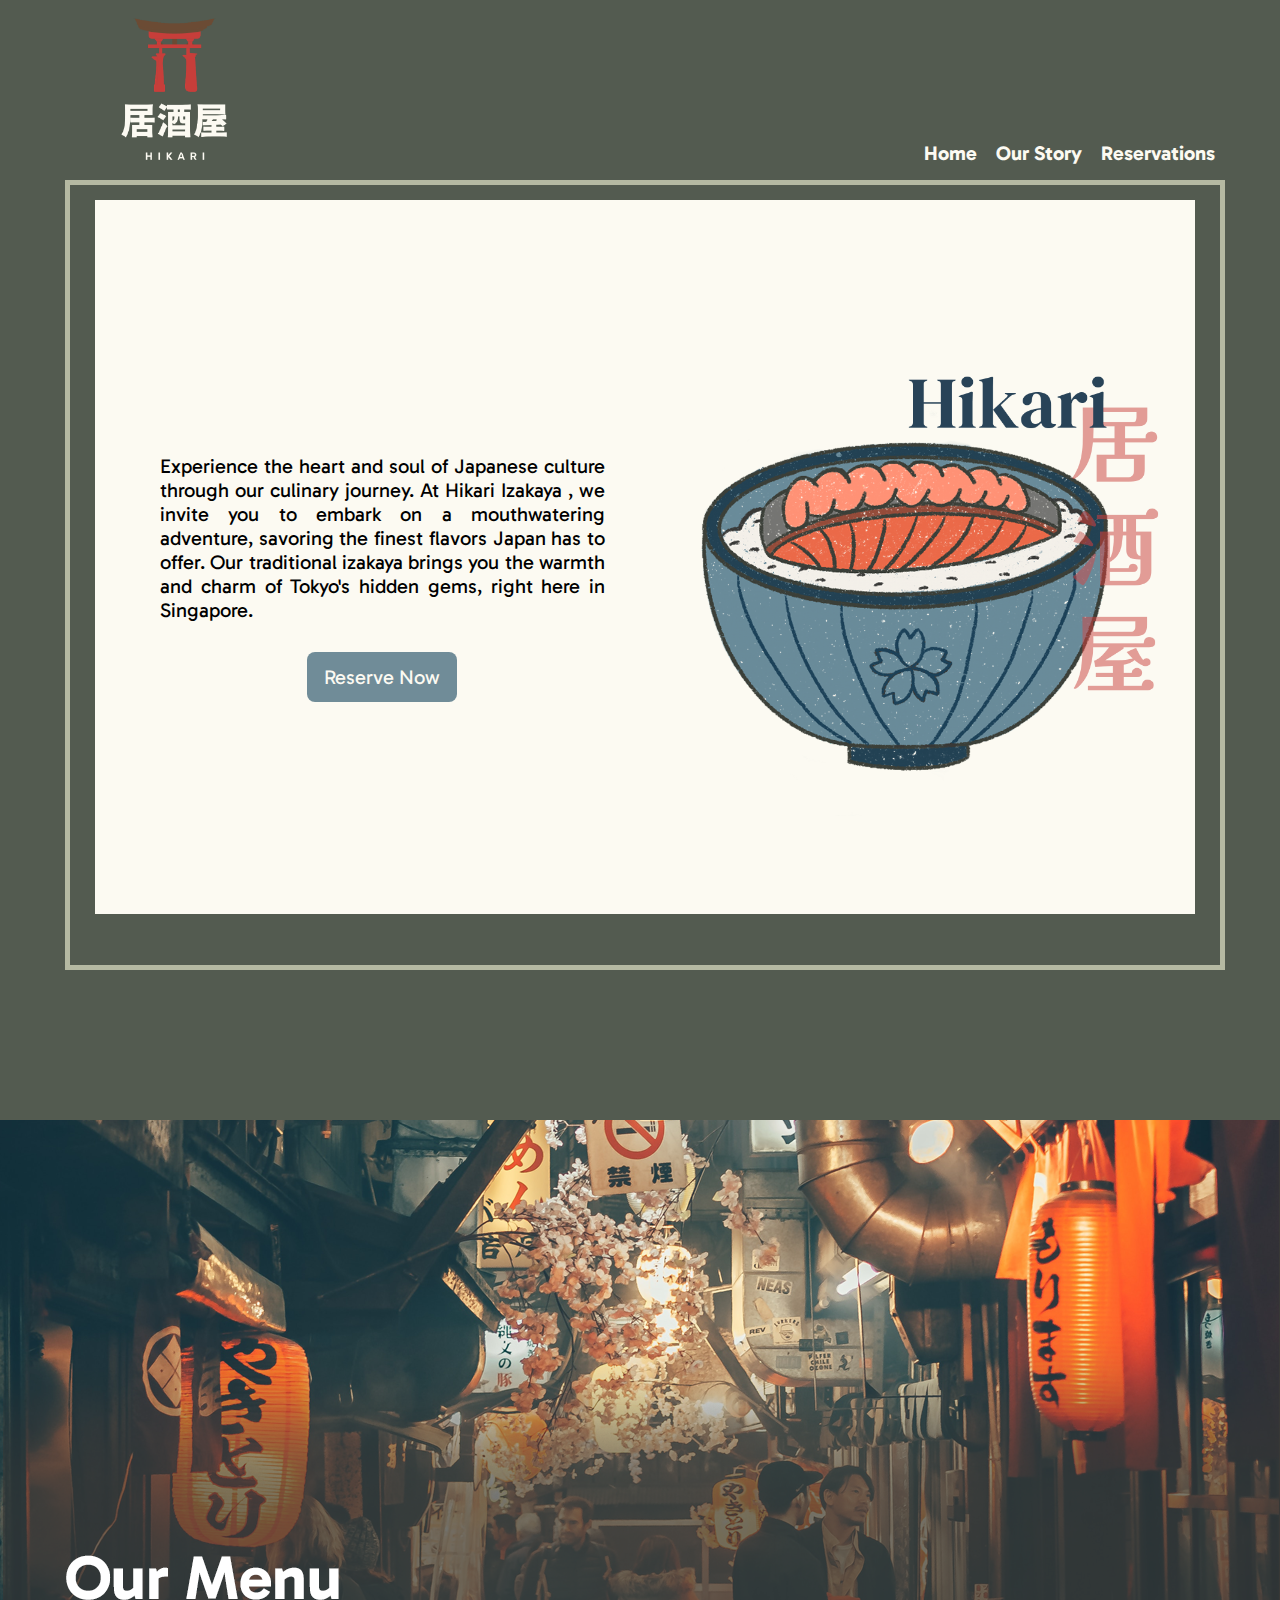
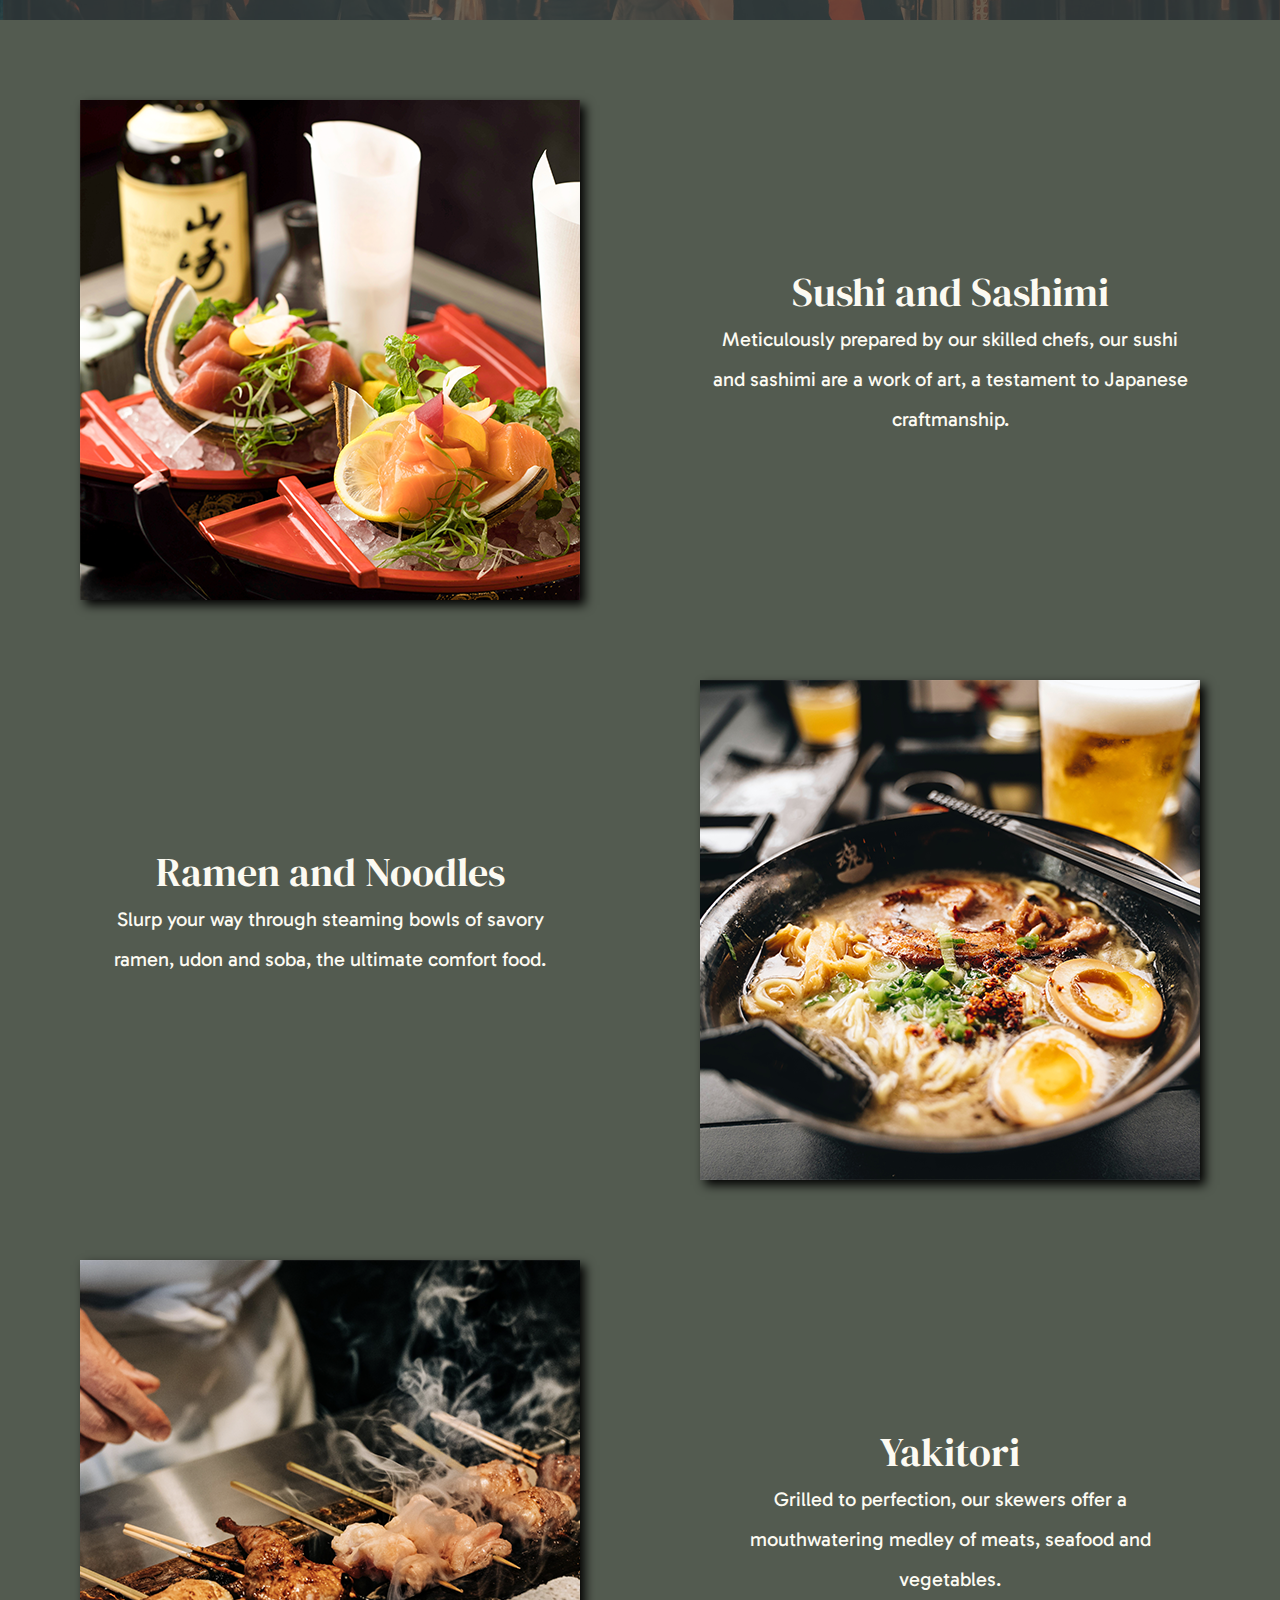
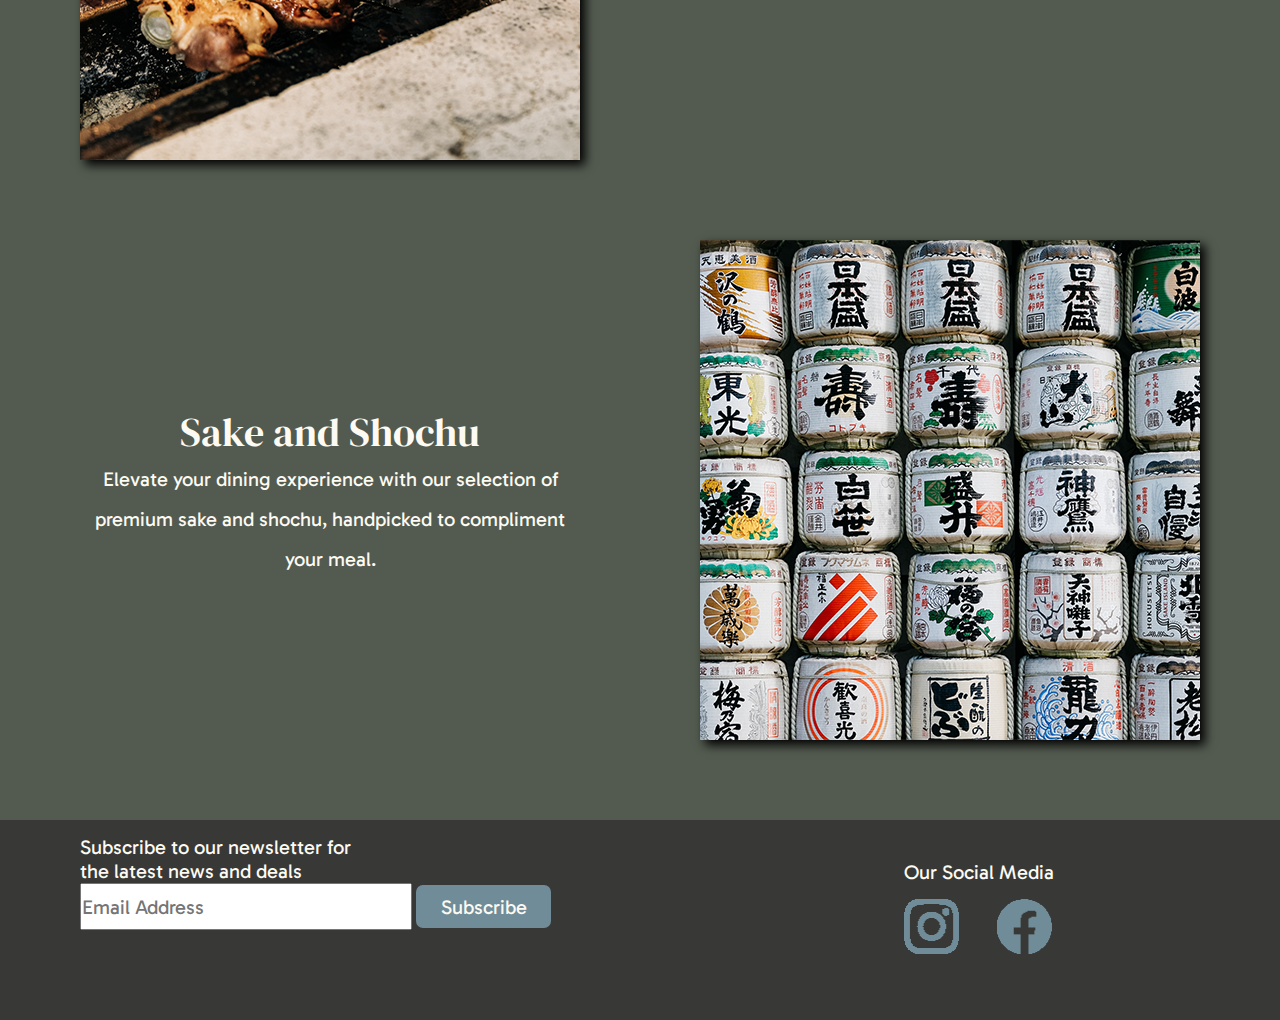
<file: Pages/index.html>
<!DOCTYPE html>
<html lang="en">
<head>
    <meta charset="UTF-8">
    <meta name="viewport" content="width=device-width, initial-scale=1.0">
    <title>Izakaya Hikari</title>
    <link rel="icon" type="image/x-icon" href="../icons/favicon_io (1)/favicon-16x16.png">
    <link rel="stylesheet" type="text/css" href="../css/index.css">
    <link rel="stylesheet" type="text/css" href="../css/global.css">
    <link rel="preconnect" href="https://fonts.googleapis.com">
    <link rel="preconnect" href="https://fonts.gstatic.com" crossorigin>
    <link href="https://fonts.googleapis.com/css2?family=DM+Serif+Display:ital@0;1&family=
    Gabarito:wght@400;500;600;700;800;900&family=Kaisei+Opti:wght@400;500;700&display=swap" rel="stylesheet">
</head>
<body>
    <header>
        <nav>
            <div id="logo">
                <img src="../icons/izakaya hikari logo.png">
            </div>
            <div id="rightContent">
                <a href="index.html"><b>Home</b></a> 
                <a href="story.html"><b>Our Story</b></a> 
                <a href="reservations.html"><b>Reservations</b></a> 
            </div>
        </nav>
    </header>
    <div id="topGreen">
        <div id="border">
            <div id="whiteBG">
                <div id="mainText">
                    <p>Experience the heart and soul of Japanese culture through our culinary journey. At Hikari Izakaya
                        , we invite you to embark on a mouthwatering adventure, savoring the finest flavors Japan has to offer.
                        Our traditional izakaya brings you the warmth and charm of Tokyo's hidden gems, right here in Singapore.
                    </p>
                    <div>
                        <a href="reservations.html"><button id="whiteBGBtn"><label>Reserve Now</label></button></a>
                    </div>
                </div>
                <div id="mainImage">
                    <img src="../icons/homepage_assets/main image.png">
                </div>
            </div>
        </div>
    </div>
    <div id="middle">
        <img src="../icons/homepage_assets/Our Menu photo.png"/>
    </div>
    <div id="content">
        <div class="contentBox">
            <img src="../icons/homepage_assets/sushi and sashimi photo.png"/>
        </div>
        <div class="contentBox">
            <div>
                <label>Sushi and Sashimi</label>
                <p>Meticulously prepared by our skilled chefs, our sushi<br>and sashimi are a work of art, a testament to Japanese<br>craftmanship.</p>
            </div>
        </div>
        <div class="contentBox">
            <div>
                <label>Ramen and Noodles</label>
                <p>Slurp your way through steaming bowls of savory<br>ramen, udon and soba, the ultimate comfort food.</p>
            </div>
        </div>
        <div class="contentBox">
            <img src="../icons/homepage_assets/ramen.png"/>
        </div>
        <div class="contentBox">
            <img src="../icons/homepage_assets/yakitori photo.png"/>
        </div>
        <div class="contentBox">
            <div>
                <label>Yakitori</label>
                <p>Grilled to perfection, our skewers offer a<br>mouthwatering medley of meats, seafood and<br>vegetables.</p>
            </div>
        </div>
        <div class="contentBox">
            <div>
                <label>Sake and Shochu</label>
                <p>Elevate your dining experience with our selection of<br>premium sake and shochu, handpicked to compliment<br>your meal.</p>
            </div>
        </div>
        <div class="contentBox">
            <img src="../icons/homepage_assets/sake photo.png"/>
        </div>
    </div>
    <div class="footer">
        <div id="footerLeft">
            <p>Subscribe to our newsletter for<br>the latest news and deals</p>
            <form>
                <input type="email" placeholder="Email Address" name="email" id="email">
                <input type="submit" value="Subscribe" name="subscribe" id="subscribe">
            </form>
        </div>
        <div id="footerRight">
            <label>Our Social Media</label>
            <div>
                <a href="#"><img src="../icons/logos/instagram icon.png"></a>
                <a href="#"><img src="../icons/logos/facebook icon.png" style="margin-left: 33px;"></a>
            </div>
        </div>
    </div>
</body>
</html>
</file>
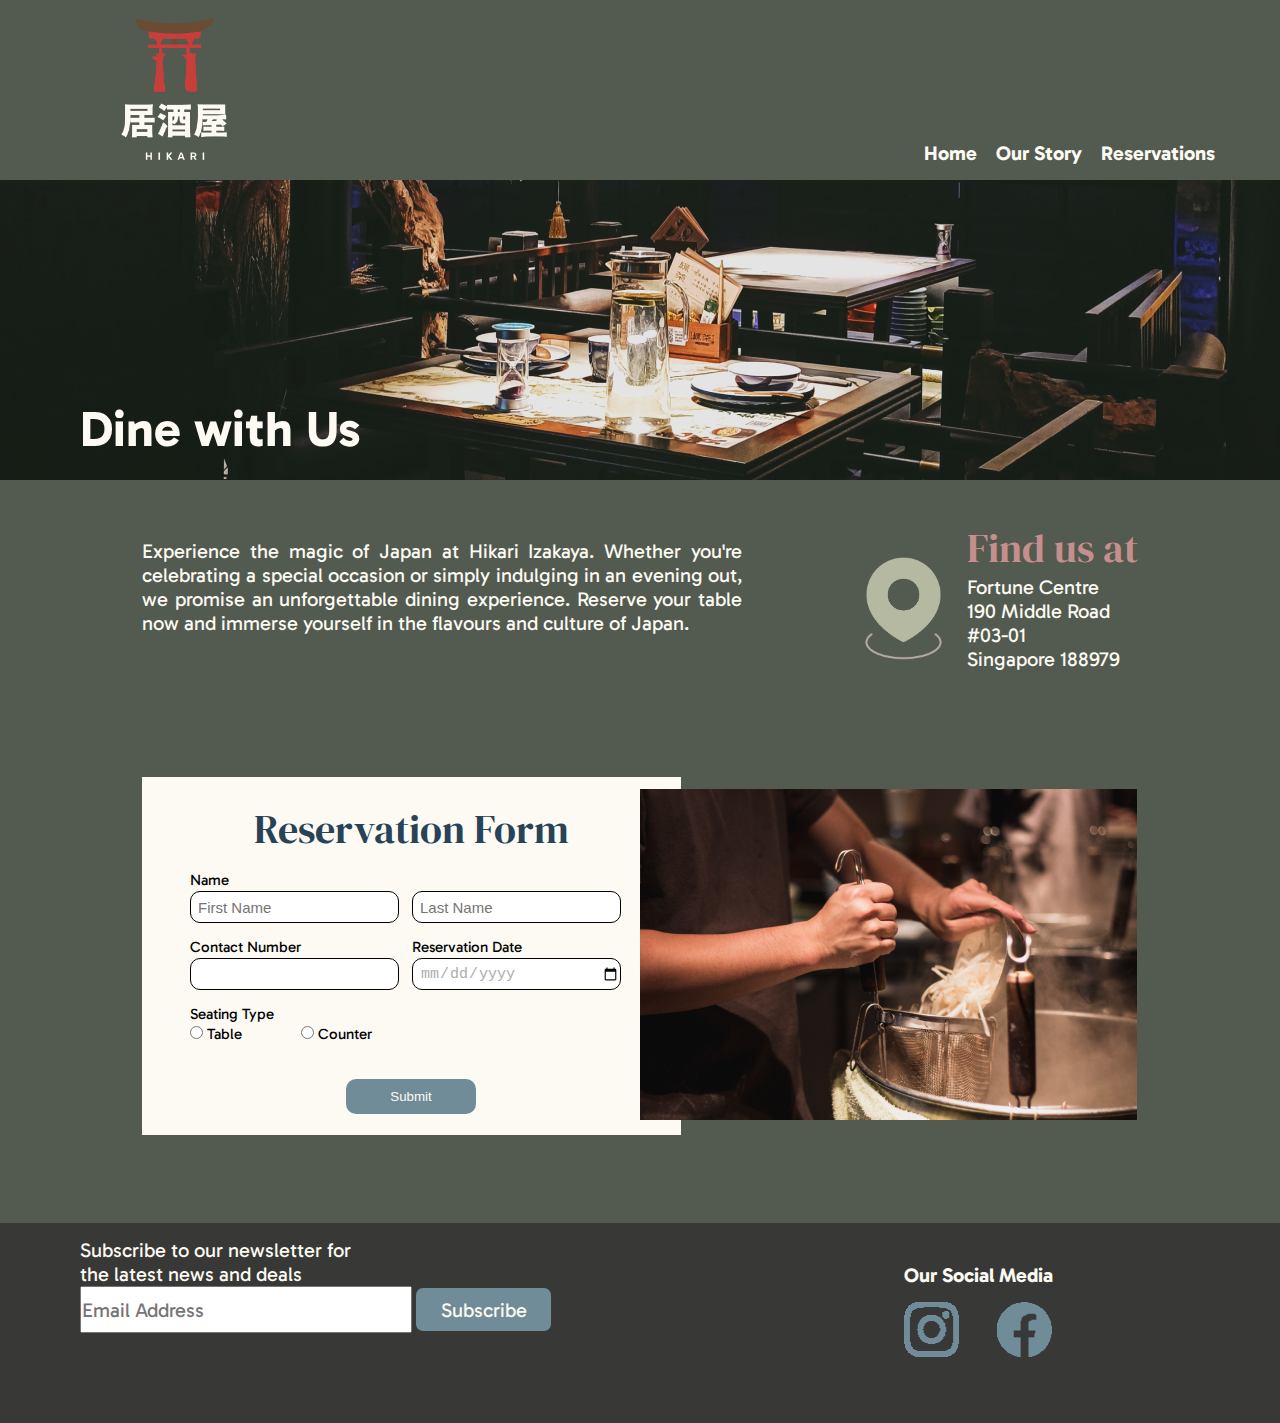
<file: Pages/reservations.html>
<!DOCTYPE html>
<html lang="en">
<head>
    <meta charset="UTF-8">
    <meta http-equiv="X-UA-Compatible" content="IE=edge">
    <meta name="viewport" content="width=device-width, initial-scale=1.0">
    <title>Reservations</title>
    <link rel="icon" type="image/x-icon" href="../icons/favicon_io (1)/favicon-16x16.png">
    <link rel="stylesheet" type="text/css" href="../css/reservations.css">
    <link rel="stylesheet" type="text/css" href="../css/global.css">
    <link rel="preconnect" href="https://fonts.googleapis.com">
    <link rel="preconnect" href="https://fonts.gstatic.com" crossorigin>
    <link href="https://fonts.googleapis.com/css2?family=DM+Serif+Display:ital@0;1&family=
    Gabarito:wght@400;500;600;700;800;900&family=Kaisei+Opti:wght@400;500;700&display=swap" rel="stylesheet">
</head>
<body>
    <header>
        <nav>
            <div id="logo">
                <img src="../icons/izakaya hikari logo.png">
            </div>
            <div id="rightContent">
                <a href="index.html"><b>Home</b></a> 
                <a href="story.html"><b>Our Story</b></a> 
                <a href="reservations.html"><b>Reservations</b></a> 
            </div>
        </nav>
    </header>
    <div class="mainImage">
        <img src="../icons/Reservation_assets/reservation banner.png">
        <div id="title"><b>Dine with Us</b></div>
    </div>
    <div id="content">
        <div id="container">
            <div id="description">
                <p>
                    Experience the magic of Japan at Hikari Izakaya. Whether you're celebrating a special occasion or simply indulging in an evening out, 
                    we promise an unforgettable dining experience. Reserve your table now and immerse yourself in the flavours and culture of Japan.
                </p>
            </div>
            <div id="locationIcon">
                <img src="../icons/Reservation_assets/Pin_alt_fill@3x.png"/>
            </div>
            <div id="address">
                <div id="pinkTitle">Find us at</div>
                <p>Fortune Centre<br>190 Middle Road<br>#03-01<br>Singapore 188979</p>
            </div>
        </div>
        <div id="parent">
            <div id="reserveForm">
                <p>Reservation Form</p>
                <form>
                    <table>
                        <tr>
                            <td>
                                <label for="firstName">Name</label>
                            </td>
                        </tr>
                        <tr>
                            <td>
                                <input type="text" placeholder="First Name" name="firstName" id="firstName">
                            </td>
                            <td>
                                <input type="text" placeholder="Last Name"  name="lastName" id="lastName">
                            </td>
                        </tr>
                        <tr>
                            <td>
                                <label for="contact">Contact Number</label>
                            </td>
                            <td>
                                <label for="date">Reservation Date</label>
                            </td>
                        </tr>
                        <tr>
                            <td>
                                <input type="text" name="contact" id="contact">
                            </td>
                            <td>
                                <input type="date" name="date" id="date">
                            </td>
                        </tr>
                        <tr>
                            <td>
                                <label id="seating">Seating Type</label>
                            </td>
                        </tr>
                        <tr>
                            <td>
                                <input type="radio" name="seatingTable" id="seatingTable">
                                Table
                                <input type="radio" name="seatingCounter" id="seatingCounter">
                                Counter
                            </td>
                        </tr>
                    </table>
                    <input type="submit" value="Submit" name="submit" id="submit">
                </form>
            </div>
            <div id="sideImage">
                <img src="../icons/Reservation_assets/content image.png">
            </div>
        </div>
    </div>
    <div class="footer">
        <div id="footerLeft">
            <p>Subscribe to our newsletter for<br>the latest news and deals</p>
            <form>
                <input type="email" placeholder="Email Address" name="email" id="email">
                <input type="submit" value="Subscribe" name="subscribe" id="subscribe">
            </form>
        </div>
        <div id="footerRight">
            <label><b>Our Social Media</b></label>
            <div>
                <a href="#"><img src="../icons/logos/instagram icon.png"></a>
                <a href="#"><img src="../icons/logos/facebook icon.png" style="margin-left: 33px;"></a>
            </div>
        </div>
    </div>
</body>
</html>
</file>
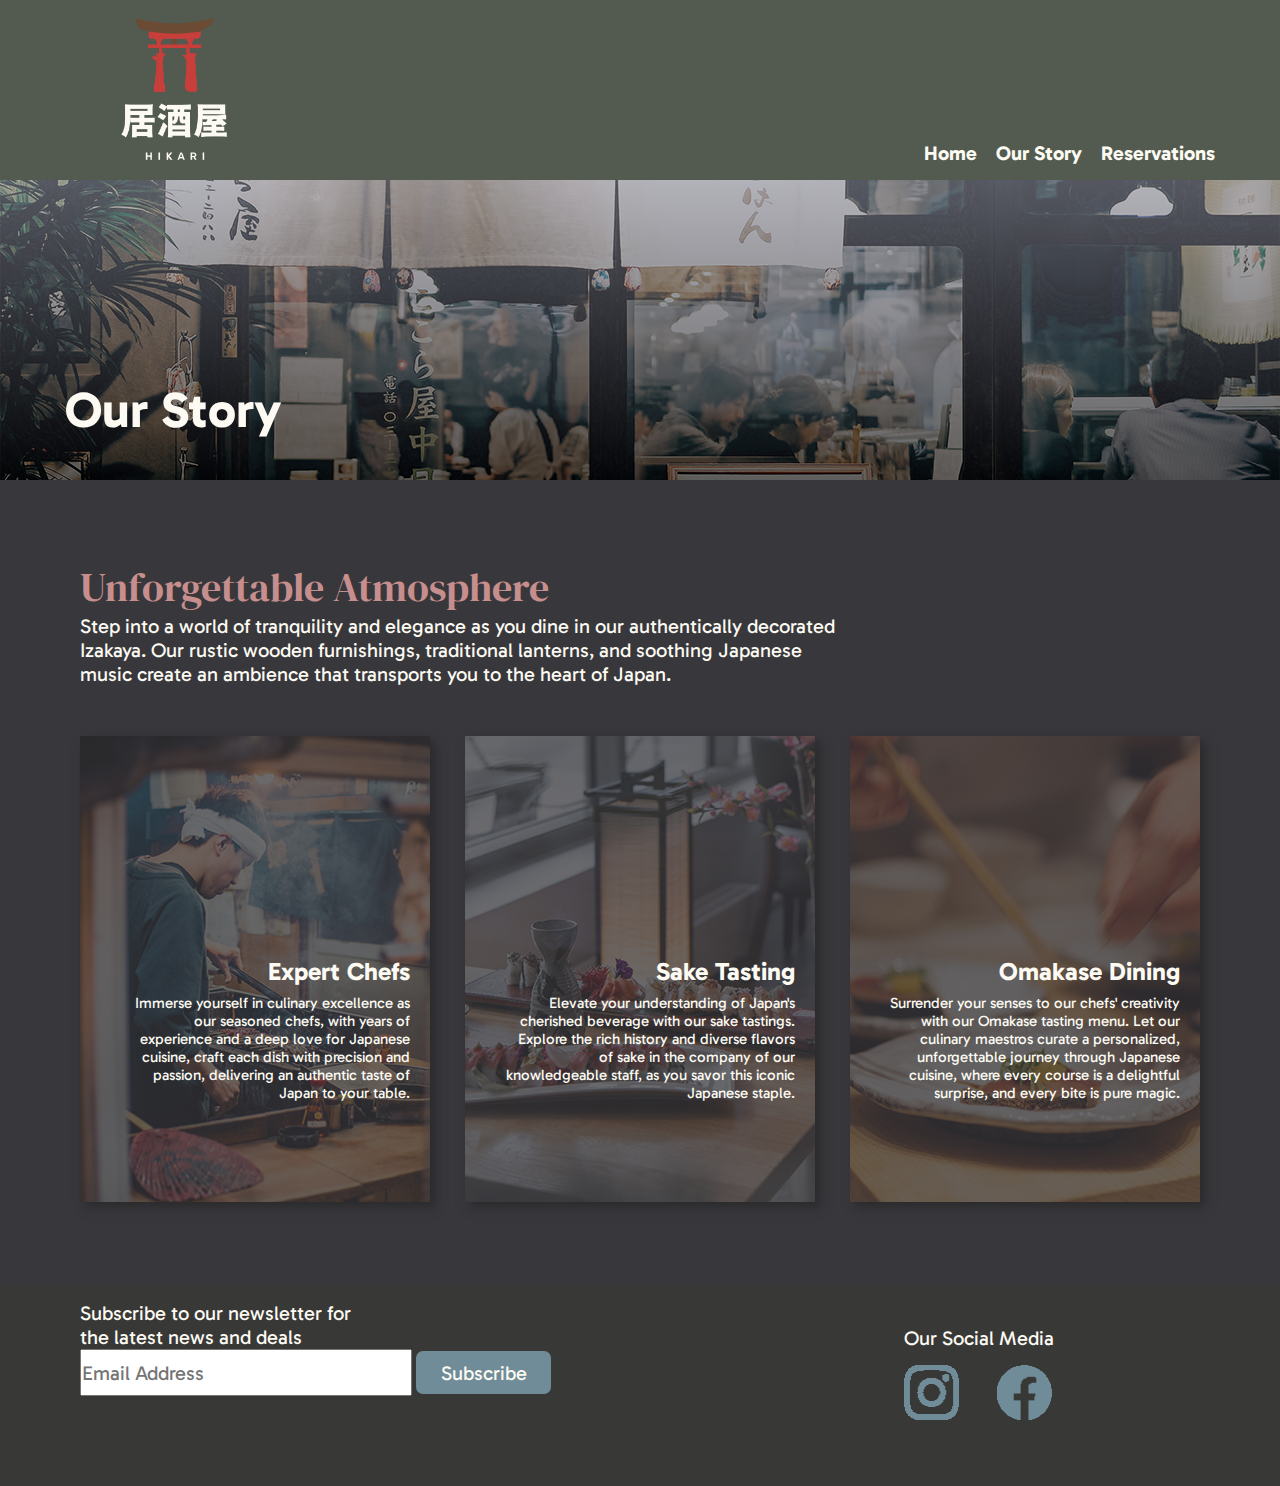
<file: Pages/story.html>
<!DOCTYPE html>
<html lang="en">
<head>
    <meta charset="UTF-8">
    <meta http-equiv="X-UA-Compatible" content="IE=edge">
    <meta name="viewport" content="width=device-width, initial-scale=1.0">
    <title>Our Story</title>
    <link rel="stylesheet" type="text/css" href="../css/global.css">
    <link rel="stylesheet" type="text/css" href="../css/story.css">
    <link rel="preconnect" href="https://fonts.googleapis.com">
    <link rel="preconnect" href="https://fonts.gstatic.com" crossorigin>
    <link href="https://fonts.googleapis.com/css2?family=DM+Serif+Display:ital@0;1&family=
    Gabarito:wght@400;500;600;700;800;900&family=Kaisei+Opti:wght@400;500;700&display=swap" rel="stylesheet">
</head>
<body>
    <header>
        <nav>
            <div id="logo">
                <img src="../icons/izakaya hikari logo.png">
            </div>
            <div id="rightContent">
                <a href="index.html"><b>Home</b></a> 
                <a href="story.html"><b>Our Story</b></a> 
                <a href="reservations.html"><b>Reservations</b></a> 
            </div>
        </nav>
    </header>
    <!-- Need to fade the image -->
    <div class="mainImage">
        <span class="overlay_container">
            <img src="../icons/aboutUs_assets/banner_image.png">
            <span class="overlay"></span>
        </span>
        <div id="title"><b>Our Story</b></div>
    </div>
    <div id="content">
        <div id="topText">
            <!-- Need color code of title -->
            <div id="pinkTitle">Unforgettable Atmosphere</div>
            <p>Step into a world of tranquility and elegance as you dine in our authentically 
            decorated Izakaya. Our rustic wooden furnishings, traditional lanterns, and soothing 
            Japanese music create an ambience that transports you to the heart of Japan.</p>
        </div>
        <div id="pictures">
            <!-- Need to give the pictures box shadows -->
            <!-- Need to get the descriptions to fit the box end to end -->
            <div class="descriptions">
                <img src="../icons/aboutUs_assets/expert chefs image.png">
                <div class="insideText"><b>Expert Chefs</b><br><p>Immerse yourself in culinary excellence
                    as our seasoned chefs, with years of experience and a deep love
                    for Japanese cuisine, craft each dish with precision and passion, delivering an authentic 
                    taste of Japan to your table.</p></div>
            </div>
            <div class="descriptions">
                <img src="../icons/aboutUs_assets/sake tasting image.png">
                <div class="insideText"><b>Sake Tasting</b><br><p>Elevate your understanding of Japan's cherished
                beverage with our sake tastings. Explore the rich history and diverse flavors of sake 
                in the company of our knowledgeable staff, as you savor this iconic Japanese staple.</p></div>
            </div>
            <div class="descriptions">
                <img src="../icons/aboutUs_assets/omakase dining image.png">
                <div class="insideText"><b>Omakase Dining</b><br><p>Surrender your senses to our chefs' creativity with our Omakase tasting menu. 
                    Let our culinary maestros curate a personalized, unforgettable journey through Japanese cuisine, where every course is a
                    delightful surprise, and every bite is pure magic.
                </p></div>
            </div>
        </div>
    </div>
    <div class="footer">
        <div id="footerLeft">
            <p>Subscribe to our newsletter for<br>the latest news and deals</p>
            <form>
                <input type="email" placeholder="Email Address" name="email" id="email">
                <input type="submit" value="Subscribe" name="subscribe" id="subscribe">
            </form>
        </div>
        <div id="footerRight">
            <label>Our Social Media</label>
            <div>
                <a href="#"><img src="../icons/logos/instagram icon.png"></a>
                <a href="#"><img src="../icons/logos/facebook icon.png" style="margin-left: 33px;"></a>
            </div>
        </div>
    </div>
</body>
</html>
</file>
<file: css/index.css>
#rightContent{
    margin-right: 65px;
    margin-bottom: 15px;
    position: absolute;
    bottom: 0;
    right: 0;
}

#topGreen{
    height: 940px;
    background-color: #535B50;
}

#border{
    border: 5px solid #b5b9a2;
    margin: 0px 65px 80px 65px;
    height: 780px;
    width: 1150px;
}

#whiteBG{
    display: flex;
    flex-direction: row;
    background-color: #fcfaf2;
    margin: 15px 25px 15px 25px;
    max-height: 750px;
    max-width: 1100px;
}

#whiteBG p{
    font-family: 'Gabarito', cursive;
    font-size: 20px;
    width: 445px;
    margin-top: 254px;
    margin-left: 65px;
}

#whiteBGBtn{
    font-family: 'Gabarito', cursive;
    font-size: 20px;
    border-radius: 8px;
    margin-left: 212px;
    margin-top: 30px;
    height: 50px;
    width: 150px;
    background-color: #708c98;
    color: #fcfaf2;
    border: none;
    cursor: pointer;
}

#whiteBGBtn label{
    display: block;
    cursor: pointer;
}

#mainText{
    order: 1;
    text-align: justify;
}

#mainImage{
    order: 2;
}

#mainImage img{
    height: 600px;
    width: 600px;
    margin-top: 110px;
}

#middle{
    height: 500px;
}

#content{
    background-color: #535B50;
    display: grid;
    grid-template-columns: auto auto;
    padding-bottom: 80px;
}

.contentBox{
    position: relative;
}

.contentBox div{
    margin-top: 33%;
}

.contentBox label{
    display: block;
    text-align: center;
    color: #fcfaf2;
    font-family: 'DM Serif Display', serif;
    font-size: 40px;
}

.contentBox p{
    color: #fcfaf2;
    font-family: 'Gabarito', cursive;
    text-align: center;
    font-size: 20px;
    line-height: 40px;
}

.contentBox:nth-child(odd){
    height: 500px;
    width: 500px;
    margin: 80px auto 0px 80px;
}

.contentBox:nth-child(even){
    height: 500px;
    width: 500px;
    margin: 80px 80px 0px auto;
}

.contentBox img{
    box-shadow: 5px 5px 10px black;
}
</file>
<file: css/global.css>
/* font-family: 'DM Serif Display', serif;
font-family: 'Gabarito', cursive;
font-family: 'Kaisei Opti', serif; */
*{
    margin: 0;
    padding: 0;
}


header{
    height: 180px;
    background-color: #535B50;
    position: relative;
}

nav{
    font-family: 'Gabarito', cursive;
    text-align: right;
    height: 80px;
    bottom: 0;
}

#rightContent{
    margin-right: 65px;
    margin-bottom: 15px;
    position: absolute;
    bottom: 0;
    right: 0;
}


nav a{
    color: #fcfaf2;
    font-size: 20px;
    text-decoration: none;
    margin-left: 15px;
}

#logo img{
    height: 150px;
    width: 150px;
    margin-top: 15px;
    margin-left: 100px;
}

#logo{
    text-align: left;
}

.mainImage{
    position: relative;
}

.mainImage img{
    display: block;
    height: 300px;
    width: 1280px;
}

body{
    max-width: 1280px;
    margin: auto;
}

.footer{
    display: flex;
    height: 200px;
    background-color: #383836;
}

#footerLeft{
    margin-top: 15px;
    margin-left: 80px;
    /* background-color: black; */
}

#footerLeft p{
    font-family: 'Gabarito', cursive;
    color: #fcfaf2;
    font-size: 20px;
}

#email{
    font-family: 'Gabarito', cursive;
    width: 328px;
    height: 43px;
    font-size: 20px;
}

#subscribe{
    font-family: 'Gabarito', cursive;
    height: 43px;
    width: 135px;
    font-size: 20px;
    border-radius: 7px;
    color: #fcfaf2;
    background-color: #708c98;
    cursor: pointer;
    border: none;
}

#footerRight{
    padding-top: 40px;
    margin-left: 353px;
    font-size: 20px;
    font-family: 'Gabarito', cursive;
    color: #fcfaf2;
    /* background-color: black; */
}

#footerRight img{
    height: 55px;
    width: 55px;
    margin-top: 15px;
}
</file>
<file: css/reservations.css>
nav{
    font-family: 'Gabarito', cursive;
    text-align: right;
    height: 80px;
    bottom: 0;
}

#rightContent{
    margin-right: 65px;
    margin-bottom: 15px;
    position: absolute;
    bottom: 0;
    right: 0;
}

#title{
    position: absolute;
    font-family: 'Gabarito', cursive;
    bottom: 0;
    margin-bottom: 21px;
    margin-left: 80px;
    color: #fcfaf2;
    font-size: 50px;
}

#content{
    background-color: #535B50;
    min-height: 735px;
}

#container{
    display: flex;
    flex-direction: row;
}


#description{
    order: 1;
    font-family: 'Gabarito', cursive;
    font-size: 20px;
    color: #fcfaf2;
    text-align: justify;
    height: 107px;
    width: 600px;
    line-height: 24px;
    margin-left: 142px;
    margin-bottom: 131px;
    margin-right: 98px;
    padding-top: 59px;
    /* background-color: black; */
}

#locationIcon{
    order: 2;
    padding-top: 67px;
}

#locationIcon img{
    height: 127px;
    width: 127px;
}

#address{
    order: 3;
    padding-top: 59px;
    margin-right: 50px;
    height: 142px;
    width: 171px;
}

#address p{
    font-family: 'Gabarito', cursive;
    color: #fcfaf2;
    font-size: 20px;
    line-height: 24px;
}

#pinkTitle{
    font-family: 'DM Serif Display', serif;
    color: #C68E8D;
    font-size: 40px;
    line-height: 18px;
    padding-bottom: 18px;
}

#parent{
    display: flex;
    flex-direction: row;
}

#reserveForm{
    order: 1;
    background-color: #fcfaf2;
    width: 539px;
    height: 358px;
    margin-left: 142px;
    margin-bottom: 88px;
}

#reserveForm p{
    text-align: center;
    padding-top: 25px;
    font-size: 40px;
    color: #284358;
    font-family: 'DM Serif Display', serif;
}

#reserveForm form{
    margin-left: 46px;
    font-family: 'Gabarito', cursive;
    font-size: 15px;
}

#reserveForm form input[type="text"], #reserveForm form input[type="date"] {
    width: 200px;
    height: 30px;
    border-radius: 10px;
    border: black solid 1px;
    font-size: 15px;
    color: #ADADAD;
    padding-left: 7px;
}

#reserveForm form table tr td{
    width: 220px;
}

#reserveForm form label{
    display: inline-block;
    font-size: 15px;
    padding-top: 13px;
}

#seatingCounter{
    margin-left: 55px;
}

#submit{
    border-radius: 10px;
    background-color: #708C98;
    color: #fcfaf2;
    border: none;
    height: 35px;
    width: 130px;
    margin-left: 158px;
    margin-top: 34px;
    cursor: pointer;
}

#sideImage{
    order: 2;
    margin-right: 143px;
    margin-bottom: 95px;
    padding-top: 12px;
    margin-left: -41px;
}

#sideImage img{
    height: 331px;
    width: 497px;
}
</file>
<file: css/story.css>
nav{
    font-family: 'Gabarito', cursive;
    text-align: right;
    height: 80px;
    bottom: 0;
}

#rightContent{
    margin-right: 65px;
    margin-bottom: 15px;
    position: absolute;
    bottom: 0;
    right: 0;
}

.mainImage .overlay_container {
    position: relative;
}

.mainImage .overlay_container .overlay{
    /* content:"";  */
    position: absolute; 
    background: linear-gradient(to bottom, #8a8a96,#000000);
    opacity: 0.6;
    top: 0;
    width: 100%;
    height: 300px;  
}

/* for fading */
/* #mainImage img:after{
    content:""; 
    position: absolute; 
    bottom: 0;
    left: 0;
    right: 0;
    background: linear-gradient(to bottom, #38383C,#ffffff);
    height: 300px;  
} */

#title{
    position: absolute;
    font-family: 'Gabarito', cursive;
    /* margin: 0; */
    bottom: 0;
    margin-bottom: 40px;
    margin-left: 65px;
    color: #fcfaf2;
    font-size: 50px;
    /* padding: 0; */
}

#content{
    background-color: #38383c;
}

#topText{
    font-family: 'DM Serif Display', serif;
    color: #c68e8d;
    padding-top: 80px;
    margin-left: 80px;
    max-width: 768px;
    font-size: 40px;
}

#topText p{
    /* margin-top: 28px; */
    /* padding-bottom: 50px; */
    font-family: 'Gabarito', cursive;
    width: 768px;
    font-size: 20px;
    color: #fcfaf2;
}

#pictures{
    display: grid;
    grid-template-columns: auto auto auto;
    column-gap: 35px;
    padding-bottom: 80px;
    /* background-color: blue; */
    margin-right: 80px; 
    margin-left: 80px;
    margin-top: 50px ;
}


#pictures img{
    /* width: 350px; */
    /* height: 466px; */
    opacity: 0.25;
    box-shadow: 5px 5px 10px black;
}

.descriptions{
    position: relative;
    /* margin-top: 223px; */
    text-align: right;
}

.insideText{
    position: absolute;
    right: 20px;
    bottom: 20px;
    color: #fcfaf2;
    font-size: 25px;
    font-family: 'Gabarito', cursive;
    max-width: 310px;
    min-height: 150px;
    height: 230px;
    /* background-color: black; */
}

.insideText p{
    margin: 7px 0px auto 20px;
    font-size: 15px;
}
</file>
